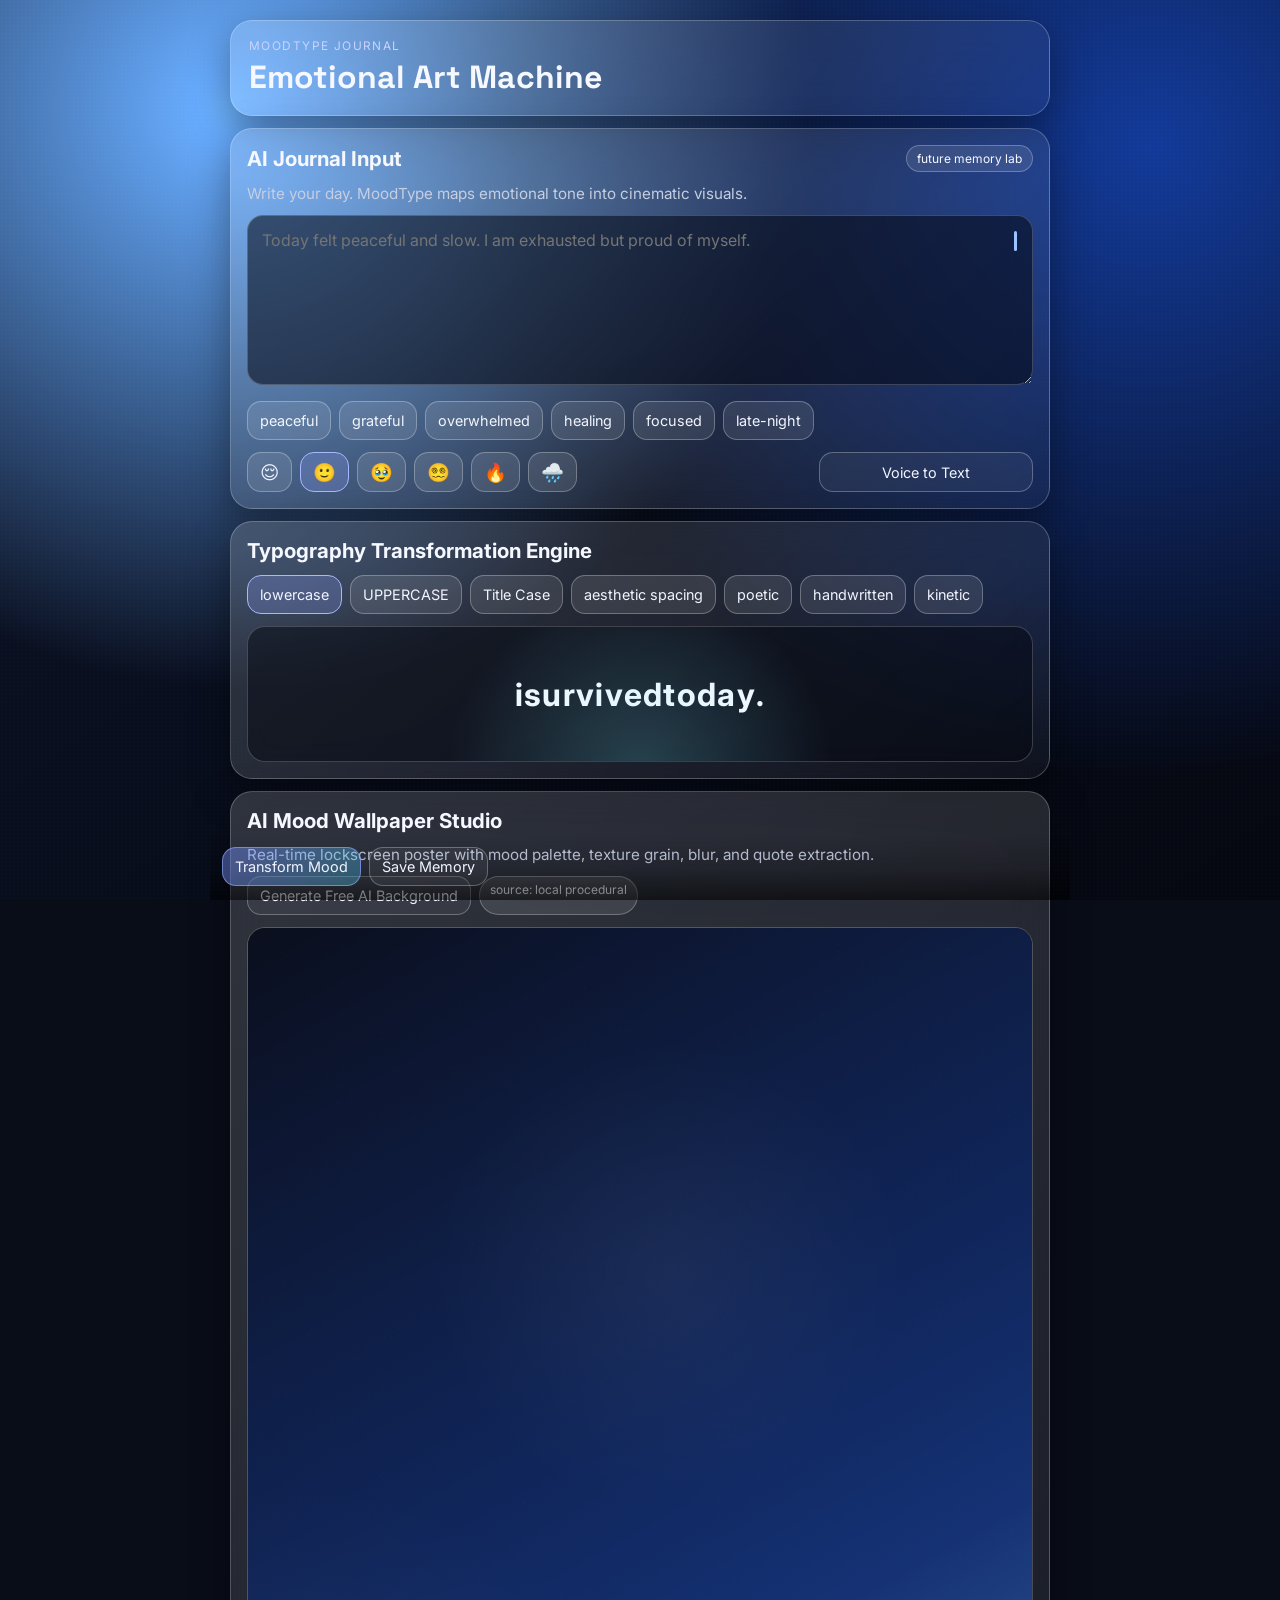
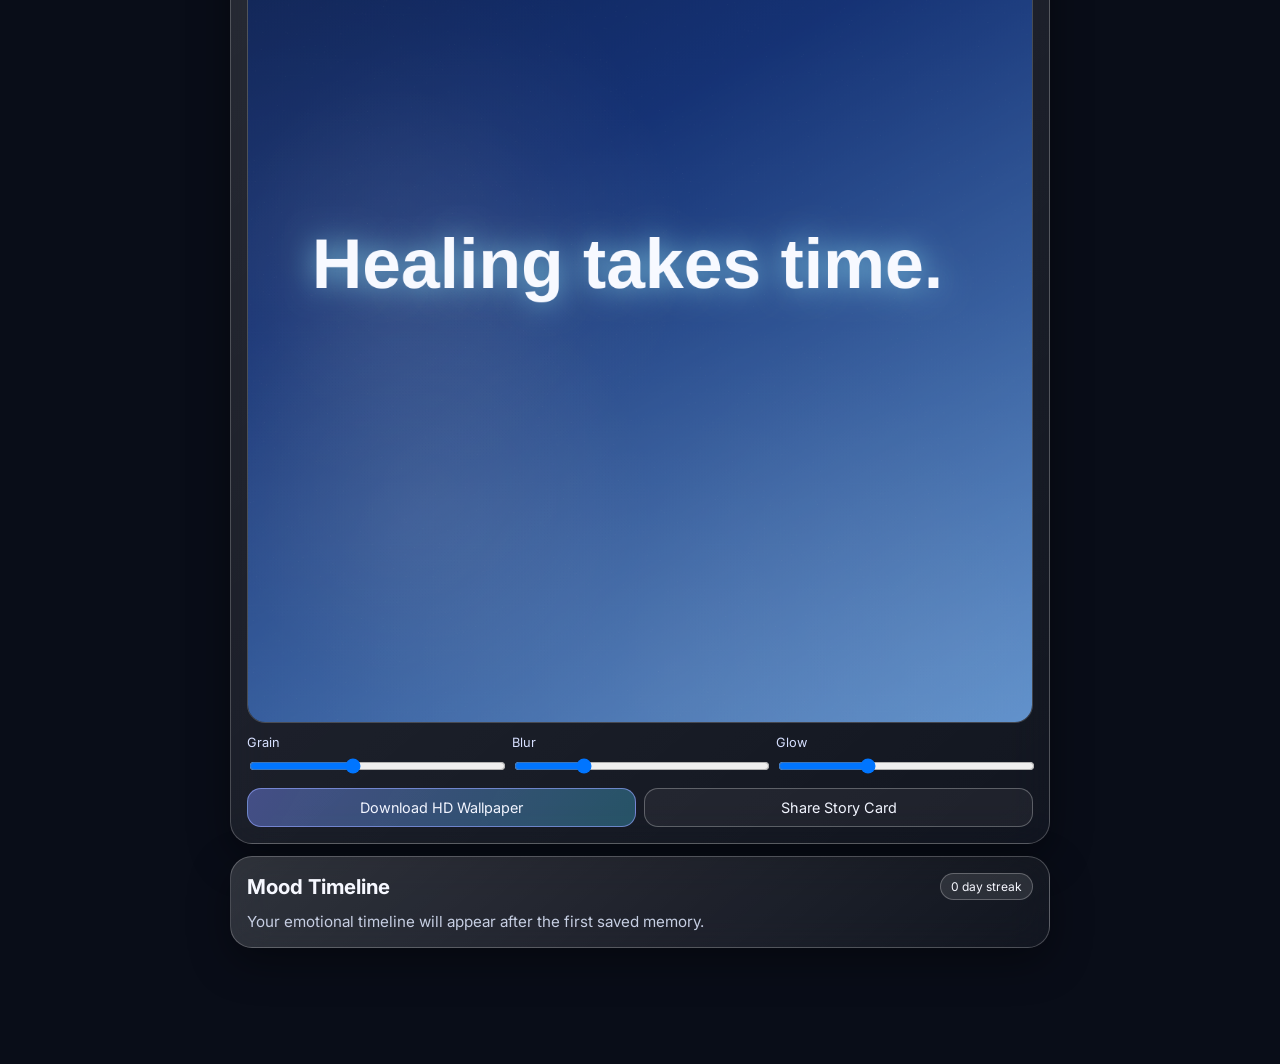
<file: index.html>
<!doctype html>
<html lang="en">
  <head>
    <meta charset="UTF-8" />
    <meta name="viewport" content="width=device-width, initial-scale=1, viewport-fit=cover" />
    <meta name="theme-color" content="#0c1020" />
    <meta name="description" content="MoodType Journal — AI-powered journaling and typography wallpaper studio." />
    <meta name="apple-mobile-web-app-capable" content="yes" />
    <meta name="apple-mobile-web-app-status-bar-style" content="black-translucent" />
    <meta name="apple-mobile-web-app-title" content="MoodType" />
    <title>MoodType Journal</title>
    <link rel="manifest" href="manifest.webmanifest" />
    <link rel="icon" type="image/svg+xml" href="assets/icons/icon.svg" />
    <link rel="apple-touch-icon" href="assets/icons/icon.svg" />
    <link rel="preconnect" href="https://fonts.googleapis.com" />
    <link rel="preconnect" href="https://fonts.gstatic.com" crossorigin />
    <link
      href="https://fonts.googleapis.com/css2?family=Cormorant+Garamond:wght@500;600&family=Inter:wght@400;500;600;700&family=Space+Grotesk:wght@500;600;700&display=swap"
      rel="stylesheet"
    />
    <link rel="stylesheet" href="styles.css" />
  </head>
  <body>
    <div class="ambient-bg" aria-hidden="true"></div>
    <main class="app-shell">
      <header class="top-bar glass-card">
        <div>
          <p class="kicker">MoodType Journal</p>
          <h1>Emotional Art Machine</h1>
        </div>
        <button id="installButton" class="ghost-btn hidden" type="button">Install App</button>
      </header>

      <section class="glass-card section" aria-labelledby="journal-heading">
        <div class="section-head">
          <h2 id="journal-heading">AI Journal Input</h2>
          <span class="chip" id="moodChip">future memory lab</span>
        </div>
        <p class="muted">Write your day. MoodType maps emotional tone into cinematic visuals.</p>
        <div class="journal-box">
          <textarea
            id="journalInput"
            rows="7"
            placeholder="Today felt peaceful and slow. I am exhausted but proud of myself."
          ></textarea>
          <span class="live-cursor" aria-hidden="true"></span>
        </div>
        <div id="quickTags" class="tag-row" aria-label="Quick mood tags"></div>
        <div class="row split">
          <div id="emojiRow" class="emoji-row" aria-label="Emotion emoji selector"></div>
          <button id="voiceButton" class="ghost-btn" type="button">Voice to Text</button>
        </div>
      </section>

      <section class="glass-card section" aria-labelledby="typography-heading">
        <h2 id="typography-heading">Typography Transformation Engine</h2>
        <div id="typeModes" class="tag-row"></div>
        <div class="type-preview-wrap">
          <p id="typePreview" class="type-preview" aria-live="polite"></p>
        </div>
      </section>

      <section class="glass-card section" aria-labelledby="wallpaper-heading">
        <h2 id="wallpaper-heading">AI Mood Wallpaper Studio</h2>
        <p class="muted">Real-time lockscreen poster with mood palette, texture grain, blur, and quote extraction.</p>
        <div class="row compact-row">
          <button id="freeBackgroundButton" class="ghost-btn" type="button">Generate Free AI Background</button>
          <span id="backgroundSourceChip" class="chip">source: local procedural</span>
        </div>
        <div class="canvas-wrap">
          <canvas id="wallpaperCanvas" width="1080" height="1920" aria-label="Wallpaper preview canvas"></canvas>
        </div>
        <div class="slider-grid">
          <label>
            Grain
            <input id="grainRange" type="range" min="0" max="100" value="40" />
          </label>
          <label>
            Blur
            <input id="blurRange" type="range" min="0" max="100" value="26" />
          </label>
          <label>
            Glow
            <input id="glowRange" type="range" min="0" max="100" value="34" />
          </label>
        </div>
        <div class="row">
          <button id="downloadButton" class="primary-btn" type="button">Download HD Wallpaper</button>
          <button id="shareButton" class="ghost-btn" type="button">Share Story Card</button>
        </div>
      </section>

      <section class="glass-card section" aria-labelledby="timeline-heading">
        <div class="section-head">
          <h2 id="timeline-heading">Mood Timeline</h2>
          <span id="streakChip" class="chip">0 day streak</span>
        </div>
        <div id="timelineList" class="timeline-list"></div>
      </section>
    </main>

    <div class="bottom-dock">
      <button id="analyzeButton" class="primary-btn" type="button">Transform Mood</button>
      <button id="saveButton" class="ghost-btn" type="button">Save Memory</button>
    </div>

    <div id="toast" class="toast hidden" role="status" aria-live="polite"></div>
    <div id="progressModal" class="progress-modal hidden" aria-hidden="true">
      <div class="progress-card glass-card">
        <p id="progressLabel">Rendering cinematic export…</p>
        <div class="progress-track">
          <span id="progressBar"></span>
        </div>
      </div>
    </div>

    <script type="module" src="app.js"></script>
  </body>
</html>
</file>
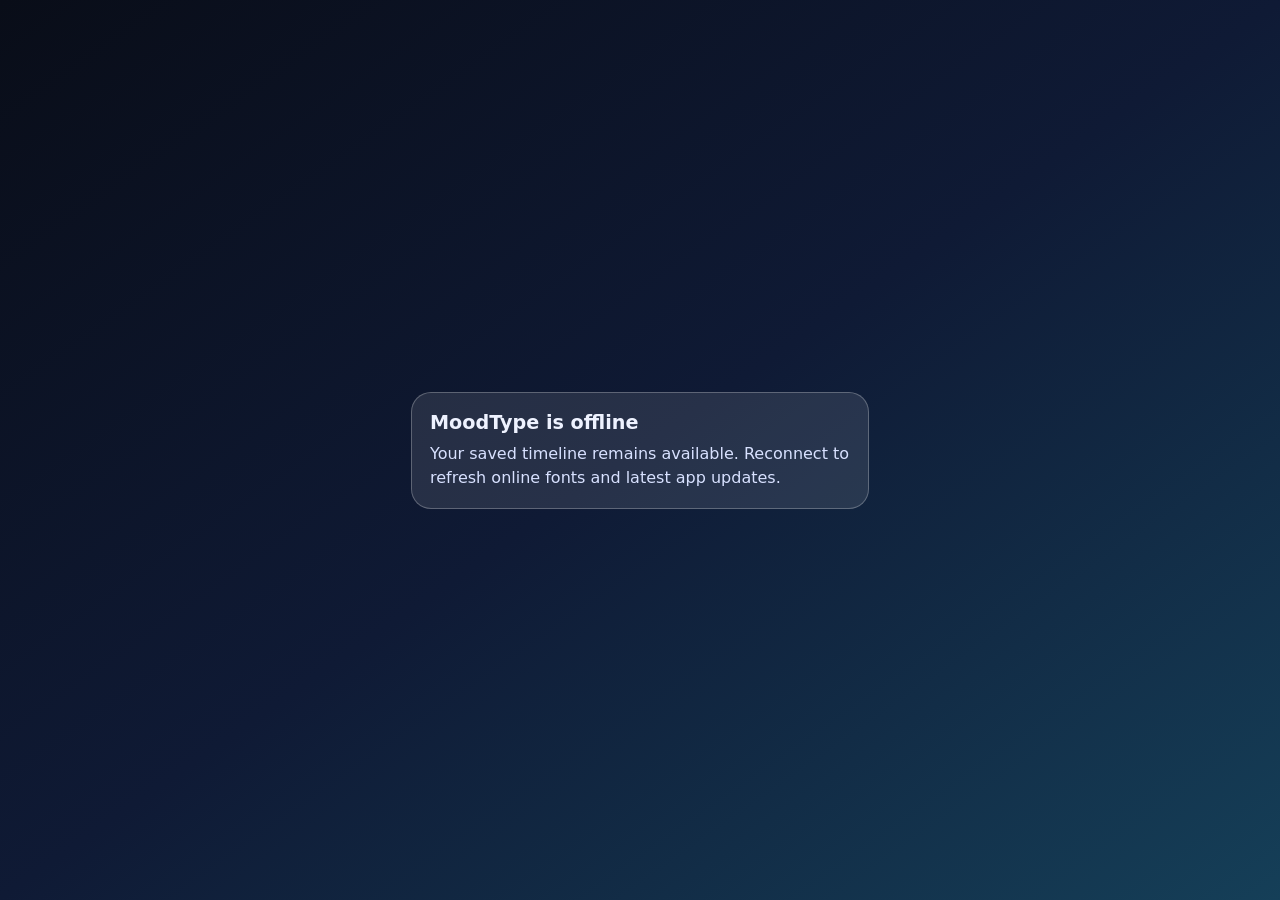
<file: offline.html>
<!doctype html>
<html lang="en">
  <head>
    <meta charset="UTF-8" />
    <meta name="viewport" content="width=device-width, initial-scale=1" />
    <title>MoodType Offline</title>
    <style>
      body {
        margin: 0;
        min-height: 100vh;
        display: grid;
        place-items: center;
        font-family: Inter, system-ui, sans-serif;
        color: #eef2ff;
        background: linear-gradient(145deg, #090d18, #0f1a35, #153f58);
      }
      article {
        max-width: 420px;
        width: calc(100% - 32px);
        border-radius: 20px;
        border: 1px solid rgba(255, 255, 255, 0.25);
        background: rgba(255, 255, 255, 0.1);
        padding: 18px;
      }
      h1 {
        margin: 0 0 8px;
        font-size: 1.2rem;
      }
      p {
        margin: 0;
        color: #d8e1ff;
        line-height: 1.5;
      }
    </style>
  </head>
  <body>
    <article>
      <h1>MoodType is offline</h1>
      <p>Your saved timeline remains available. Reconnect to refresh online fonts and latest app updates.</p>
    </article>
  </body>
</html>
</file>
<file: styles.css>
:root {
  --bg-1: #0d1222;
  --bg-2: #27154f;
  --bg-3: #0f4f6c;
  --text: #f6f8ff;
  --muted: #c6cee2;
  --card: rgba(255, 255, 255, 0.1);
  --line: rgba(255, 255, 255, 0.23);
  --glow: rgba(120, 139, 255, 0.36);
}

* {
  box-sizing: border-box;
}

html,
body {
  margin: 0;
  padding: 0;
  min-height: 100%;
  color: var(--text);
  font-family: 'Inter', system-ui, -apple-system, sans-serif;
  background: #090d18;
}

body {
  overflow-x: hidden;
}

.ambient-bg {
  position: fixed;
  inset: 0;
  background: radial-gradient(circle at 18% 12%, var(--bg-3), transparent 44%),
    radial-gradient(circle at 90% 16%, var(--bg-2), transparent 46%),
    linear-gradient(145deg, var(--bg-1), #0a0f1d 40%, #05070f);
  filter: saturate(1.15);
  animation: breathe 15s ease-in-out infinite alternate;
}

.ambient-bg::after {
  content: '';
  position: absolute;
  inset: 0;
  background-image: radial-gradient(rgba(255, 255, 255, 0.04) 1px, transparent 1px);
  background-size: 4px 4px;
  mix-blend-mode: screen;
  opacity: 0.25;
  pointer-events: none;
}

.app-shell {
  position: relative;
  z-index: 2;
  max-width: 860px;
  margin: 0 auto;
  padding: max(env(safe-area-inset-top), 20px) 14px 116px;
  display: grid;
  gap: 12px;
}

.glass-card {
  border-radius: 22px;
  border: 1px solid var(--line);
  background: linear-gradient(140deg, rgba(255, 255, 255, 0.16), rgba(255, 255, 255, 0.04));
  backdrop-filter: blur(20px);
  -webkit-backdrop-filter: blur(20px);
  box-shadow: 0 14px 40px rgba(0, 0, 0, 0.38);
}

.top-bar {
  display: flex;
  justify-content: space-between;
  gap: 10px;
  padding: 18px;
}

h1 {
  margin: 4px 0 0;
  font-size: clamp(1.35rem, 4.2vw, 2rem);
  font-family: 'Space Grotesk', sans-serif;
}

h2 {
  margin: 0;
  font-size: clamp(1rem, 3.2vw, 1.28rem);
}

.kicker {
  margin: 0;
  color: #c9d3ff;
  letter-spacing: 0.12em;
  text-transform: uppercase;
  font-size: 0.74rem;
}

.section {
  padding: 16px;
  display: grid;
  gap: 12px;
}

.section-head {
  display: flex;
  justify-content: space-between;
  align-items: center;
  gap: 10px;
}

.muted {
  margin: 0;
  color: var(--muted);
  font-size: 0.95rem;
}

.chip {
  border-radius: 999px;
  border: 1px solid rgba(255, 255, 255, 0.26);
  background: rgba(255, 255, 255, 0.1);
  padding: 5px 10px;
  font-size: 0.75rem;
  white-space: nowrap;
}

.journal-box {
  position: relative;
}

textarea {
  width: 100%;
  border: 1px solid rgba(255, 255, 255, 0.2);
  border-radius: 16px;
  background: rgba(4, 8, 20, 0.56);
  color: var(--text);
  padding: 14px;
  resize: vertical;
  font: inherit;
  min-height: 150px;
}

textarea:focus {
  outline: none;
  border-color: #8da2ff;
  box-shadow: 0 0 0 4px rgba(147, 167, 255, 0.18);
}

.live-cursor {
  position: absolute;
  right: 16px;
  top: 16px;
  width: 3px;
  height: 20px;
  border-radius: 2px;
  background: #9cc2ff;
  animation: blink 1s steps(2, start) infinite;
}

.tag-row,
.emoji-row {
  display: flex;
  flex-wrap: wrap;
  gap: 8px;
}

.tag-btn,
.emoji-btn,
.ghost-btn,
.primary-btn {
  appearance: none;
  border: 1px solid rgba(255, 255, 255, 0.28);
  background: rgba(255, 255, 255, 0.1);
  color: #f2f5ff;
  border-radius: 14px;
  padding: 10px 12px;
  font: inherit;
  font-size: 0.9rem;
  transition: transform 150ms ease, border-color 150ms ease, background 150ms ease;
}

.emoji-btn {
  font-size: 1.15rem;
  line-height: 1;
}

.tag-btn.active,
.emoji-btn.active {
  border-color: #a7b8ff;
  background: rgba(146, 164, 255, 0.24);
}

.tag-btn:active,
.emoji-btn:active,
.ghost-btn:active,
.primary-btn:active {
  transform: scale(0.98);
}

.primary-btn {
  border-color: rgba(148, 164, 255, 0.64);
  background: linear-gradient(120deg, rgba(123, 142, 255, 0.44), rgba(77, 215, 255, 0.3));
}

.ghost-btn {
  background: rgba(255, 255, 255, 0.05);
}

.row {
  display: flex;
  gap: 8px;
  flex-wrap: wrap;
}

.row > * {
  flex: 1;
}

.row.compact-row > * {
  flex: 0 1 auto;
}

.row.split > :first-child {
  flex: 3;
}

.type-preview-wrap {
  border-radius: 18px;
  border: 1px solid rgba(255, 255, 255, 0.2);
  background: rgba(2, 6, 16, 0.5);
  min-height: 136px;
  display: grid;
  place-items: center;
  overflow: hidden;
  position: relative;
}

.type-preview-wrap::after {
  content: '';
  position: absolute;
  inset: 0;
  background: radial-gradient(circle at 50% 110%, rgba(124, 238, 255, 0.22), transparent 46%);
}

.type-preview {
  margin: 0;
  padding: 16px;
  text-align: center;
  font-size: clamp(1.1rem, 6vw, 2rem);
  letter-spacing: 0.04em;
  font-weight: 700;
  max-width: 26ch;
}

.type-char {
  display: inline-block;
  animation: floatChar 1.1s ease-in-out infinite;
}

.type-poetic {
  font-family: 'Cormorant Garamond', serif;
  font-style: italic;
  font-weight: 600;
}

.type-handwritten {
  font-family: 'Cormorant Garamond', serif;
  letter-spacing: 0.07em;
}

.type-kinetic .type-char {
  animation-name: pulseChar;
}

.canvas-wrap {
  width: 100%;
  border-radius: 18px;
  overflow: hidden;
  border: 1px solid rgba(255, 255, 255, 0.2);
}

canvas {
  display: block;
  width: 100%;
  height: auto;
  aspect-ratio: 9 / 16;
}

.slider-grid {
  display: grid;
  grid-template-columns: repeat(3, minmax(0, 1fr));
  gap: 8px;
}

label {
  display: grid;
  gap: 6px;
  font-size: 0.8rem;
  color: #d7e0ff;
}

input[type='range'] {
  width: 100%;
}

.timeline-list {
  display: grid;
  gap: 9px;
}

.timeline-item {
  border-radius: 14px;
  border: 1px solid rgba(255, 255, 255, 0.16);
  background: rgba(0, 0, 0, 0.24);
  padding: 10px;
  display: grid;
  gap: 8px;
}

.timeline-meta {
  display: flex;
  flex-wrap: wrap;
  gap: 7px;
  color: #d6ddf4;
  font-size: 0.75rem;
}

.timeline-quote {
  margin: 0;
  font-size: 0.95rem;
  font-weight: 600;
}

.timeline-text {
  margin: 0;
  color: var(--muted);
  font-size: 0.86rem;
}

.bottom-dock {
  position: fixed;
  z-index: 6;
  left: 50%;
  transform: translateX(-50%);
  bottom: 0;
  width: min(860px, 100%);
  padding: 10px 12px calc(max(env(safe-area-inset-bottom), 12px) + 2px);
  display: flex;
  gap: 8px;
  background: linear-gradient(to top, rgba(0, 0, 0, 0.56), rgba(0, 0, 0, 0.16), transparent);
}

.toast {
  position: fixed;
  z-index: 12;
  left: 50%;
  transform: translateX(-50%);
  bottom: 84px;
  background: #111a34;
  border: 1px solid rgba(255, 255, 255, 0.26);
  color: #f2f6ff;
  border-radius: 12px;
  padding: 8px 12px;
  max-width: calc(100% - 20px);
}

.progress-modal {
  position: fixed;
  inset: 0;
  z-index: 15;
  background: rgba(1, 3, 8, 0.68);
  display: grid;
  place-items: center;
  padding: 12px;
}

.progress-card {
  width: min(420px, 100%);
  padding: 14px;
}

.progress-track {
  margin-top: 8px;
  width: 100%;
  border-radius: 999px;
  overflow: hidden;
  height: 9px;
  background: rgba(255, 255, 255, 0.14);
}

.progress-track span {
  display: block;
  height: 100%;
  width: 0%;
  background: linear-gradient(90deg, #8da0ff, #6ef4ff);
  transition: width 240ms ease;
}

.hidden {
  display: none !important;
}

@media (min-width: 880px) {
  .app-shell {
    padding-inline: 20px;
  }
}

@media (max-width: 560px) {
  .slider-grid {
    grid-template-columns: 1fr;
  }
}

@keyframes breathe {
  from {
    transform: scale(1);
    filter: saturate(1.15) hue-rotate(0deg);
  }
  to {
    transform: scale(1.03);
    filter: saturate(1.3) hue-rotate(-8deg);
  }
}

@keyframes blink {
  50% {
    opacity: 0.2;
  }
}

@keyframes floatChar {
  0%,
  100% {
    transform: translateY(0);
  }
  50% {
    transform: translateY(-6px);
  }
}

@keyframes pulseChar {
  0%,
  100% {
    transform: scale(1);
    text-shadow: 0 0 0 transparent;
  }
  50% {
    transform: scale(1.12);
    text-shadow: 0 0 14px rgba(126, 245, 255, 0.7);
  }
}
</file>
